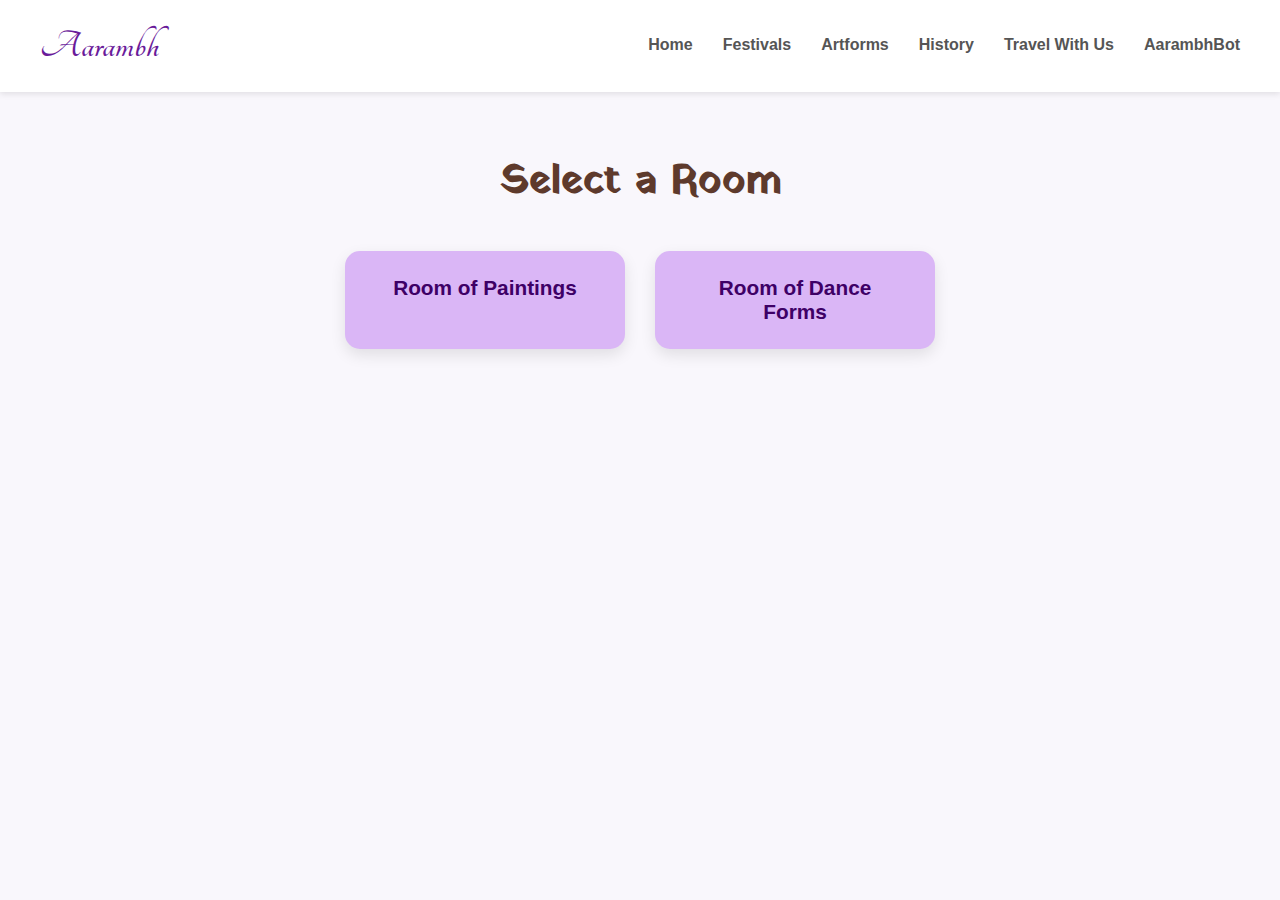
<file: artforms.html>
<!DOCTYPE html>
<html lang="en">
<head>
  <meta charset="UTF-8" />
  <meta name="viewport" content="width=device-width, initial-scale=1.0" />
  <title>Virtual Art Gallery</title>
  <link rel="stylesheet" href="artforms.css" />
  <link rel="stylesheet" href="style.css" />
  <link href="https://fonts.googleapis.com/css2?family=Tangerine:wght@700&display=swap" rel="stylesheet">
  <link href="https://fonts.googleapis.com/css2?family=Yatra+One&display=swap" rel="stylesheet">

</head>
<body>
  <!-- Navbar -->
  <div class="hero-header">
    <div class="logo">Aarambh</div>
    <ul class="nav-links">
      <li><a href="index.html">Home</a></li>
      <li><a href="festivals.html">Festivals</a></li>
      <li><a href="artforms.html" >Artforms</a></li>
       <li><a href="narrationroom.html">History</a></li>
      <li><a href="travel.html">Travel With Us</a></li>
      <li><a href="chatbot.html">AarambhBot</a></li>
    </ul>
  </div>

  <!-- Room selection -->
  <section class="room-selection">
    <h2>Select a Room</h2>
    <div class="room-cards">
      <div class="room-card" onclick="location.href='paintings.html'">
        <h3>Room of Paintings</h3>
      </div>
      <div class="room-card" onclick="location.href='danceforms.html'">
        <h3>Room of Dance Forms</h3>
      </div>
      
    </div>
  </section>
</body>
</html>
</file>
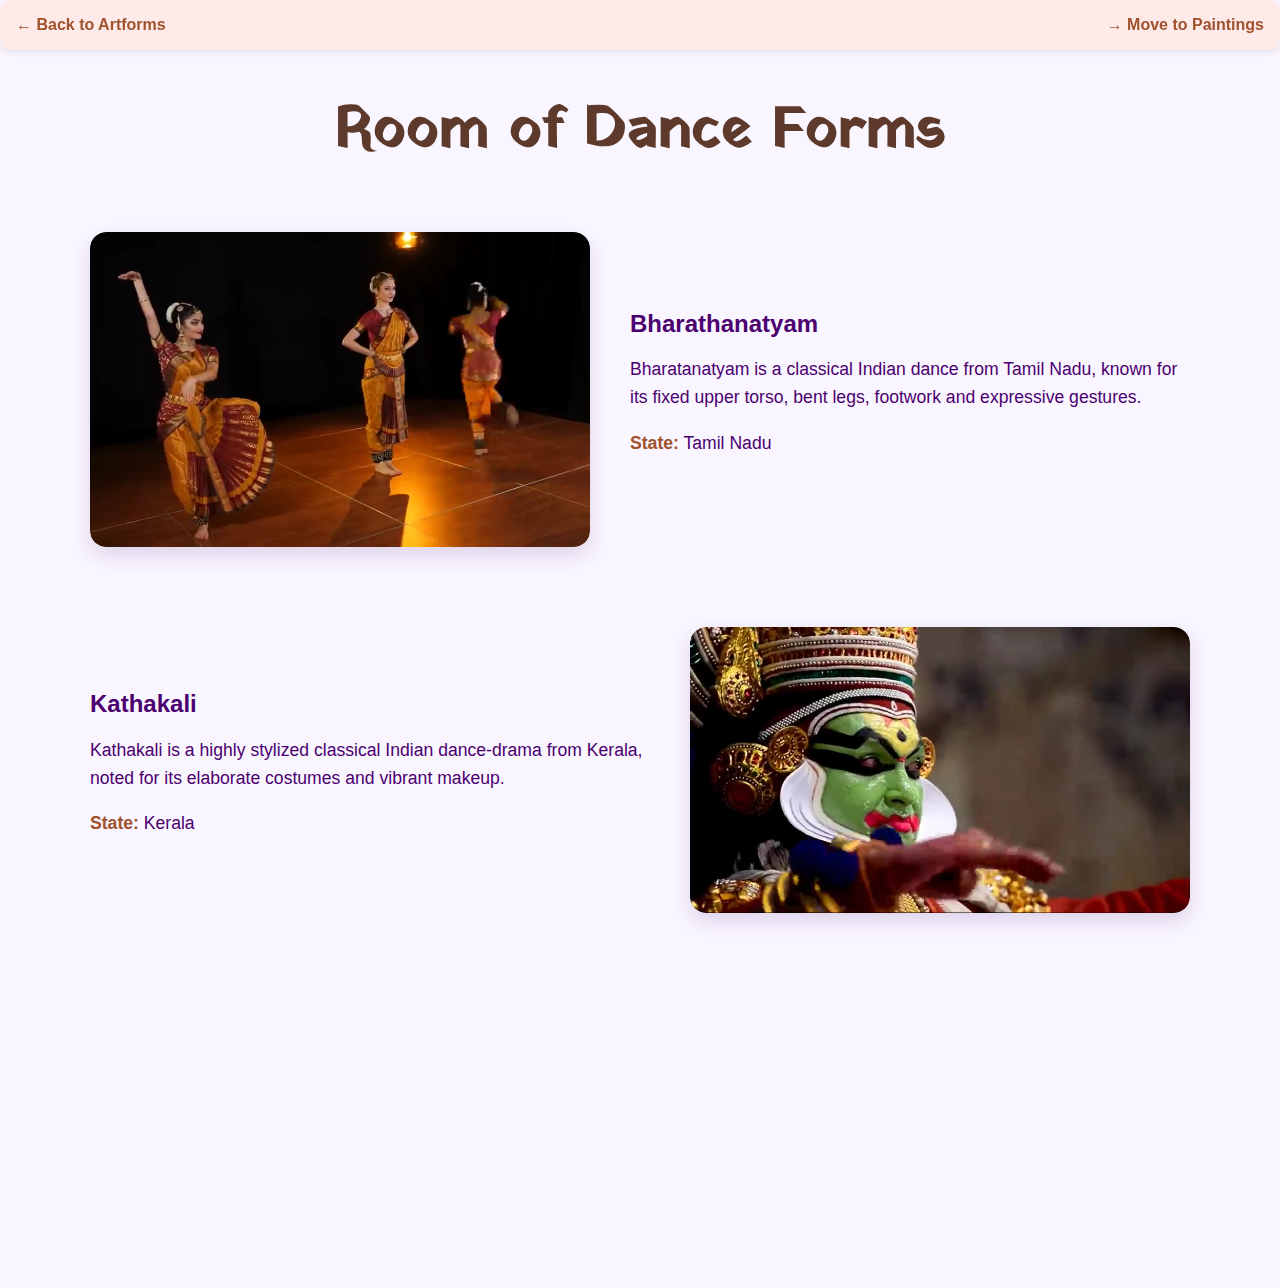
<file: danceforms.html>
<!DOCTYPE html>
<html lang="en">
<head>
  <meta charset="UTF-8" />
  <meta name="viewport" content="width=device-width, initial-scale=1.0"/>
  <title>Room of Dance Forms</title>
  <link href="https://fonts.googleapis.com/css2?family=Yatra+One&display=swap" rel="stylesheet"/>
  <link rel="stylesheet" href="danceforms.css"/>
</head>
<body>

  <div class="back-link">
    <a href="artforms.html">← Back to Artforms</a>
    <a href="paintings.html">→ Move to Paintings</a>
  </div>

  <h1 class="page-heading">Room of Dance Forms</h1>

  <div class="section-container">

    <!-- Section 1 -->
    <section class="dance-section" data-order="even">
      <div class="video-container from-left">
        <video src="assets/videos/bharathantyam.mp4" autoplay muted loop playsinline></video>
      </div>
      <div class="text-container from-right">
        <a href="dance-details/bharathanatyam.html" class="title-link">Bharathanatyam</a>
        <p>Bharatanatyam is a classical Indian dance from Tamil Nadu, known for its fixed upper torso, bent legs, footwork and expressive gestures.</p>
        <p><strong>State:</strong> Tamil Nadu</p>
      </div>
    </section>

    <!-- Section 2 -->
    <section class="dance-section" data-order="odd">
      <div class="video-container from-right">
        <video src="assets/videos/kathakali.mp4" autoplay muted loop playsinline></video>
      </div>
      <div class="text-container from-left">
        <a href="dance-details/kathakali.html" class="title-link">Kathakali</a>
        <p>Kathakali is a highly stylized classical Indian dance-drama from Kerala, noted for its elaborate costumes and vibrant makeup.</p>
        <p><strong>State:</strong> Kerala</p>
      </div>
    </section>

    <!-- Section 3 -->
    <section class="dance-section" data-order="even">
      <div class="video-container from-left">
        <video src="assets/videos/mohiniyattam.mp4" autoplay muted loop playsinline></video>
      </div>
      <div class="text-container from-right">
        <a href="dance-details/mohiniyattam.html" class="title-link">Mohiniyattam</a>
        <p>Mohiniyattam is a graceful classical dance form from Kerala traditionally performed by women with soft and delicate movements.</p>
        <p><strong>State:</strong> Kerala</p>
      </div>
    </section>

  </div>

  <script src="assets/danceforms.js"></script>
</body>
</html>
</file>
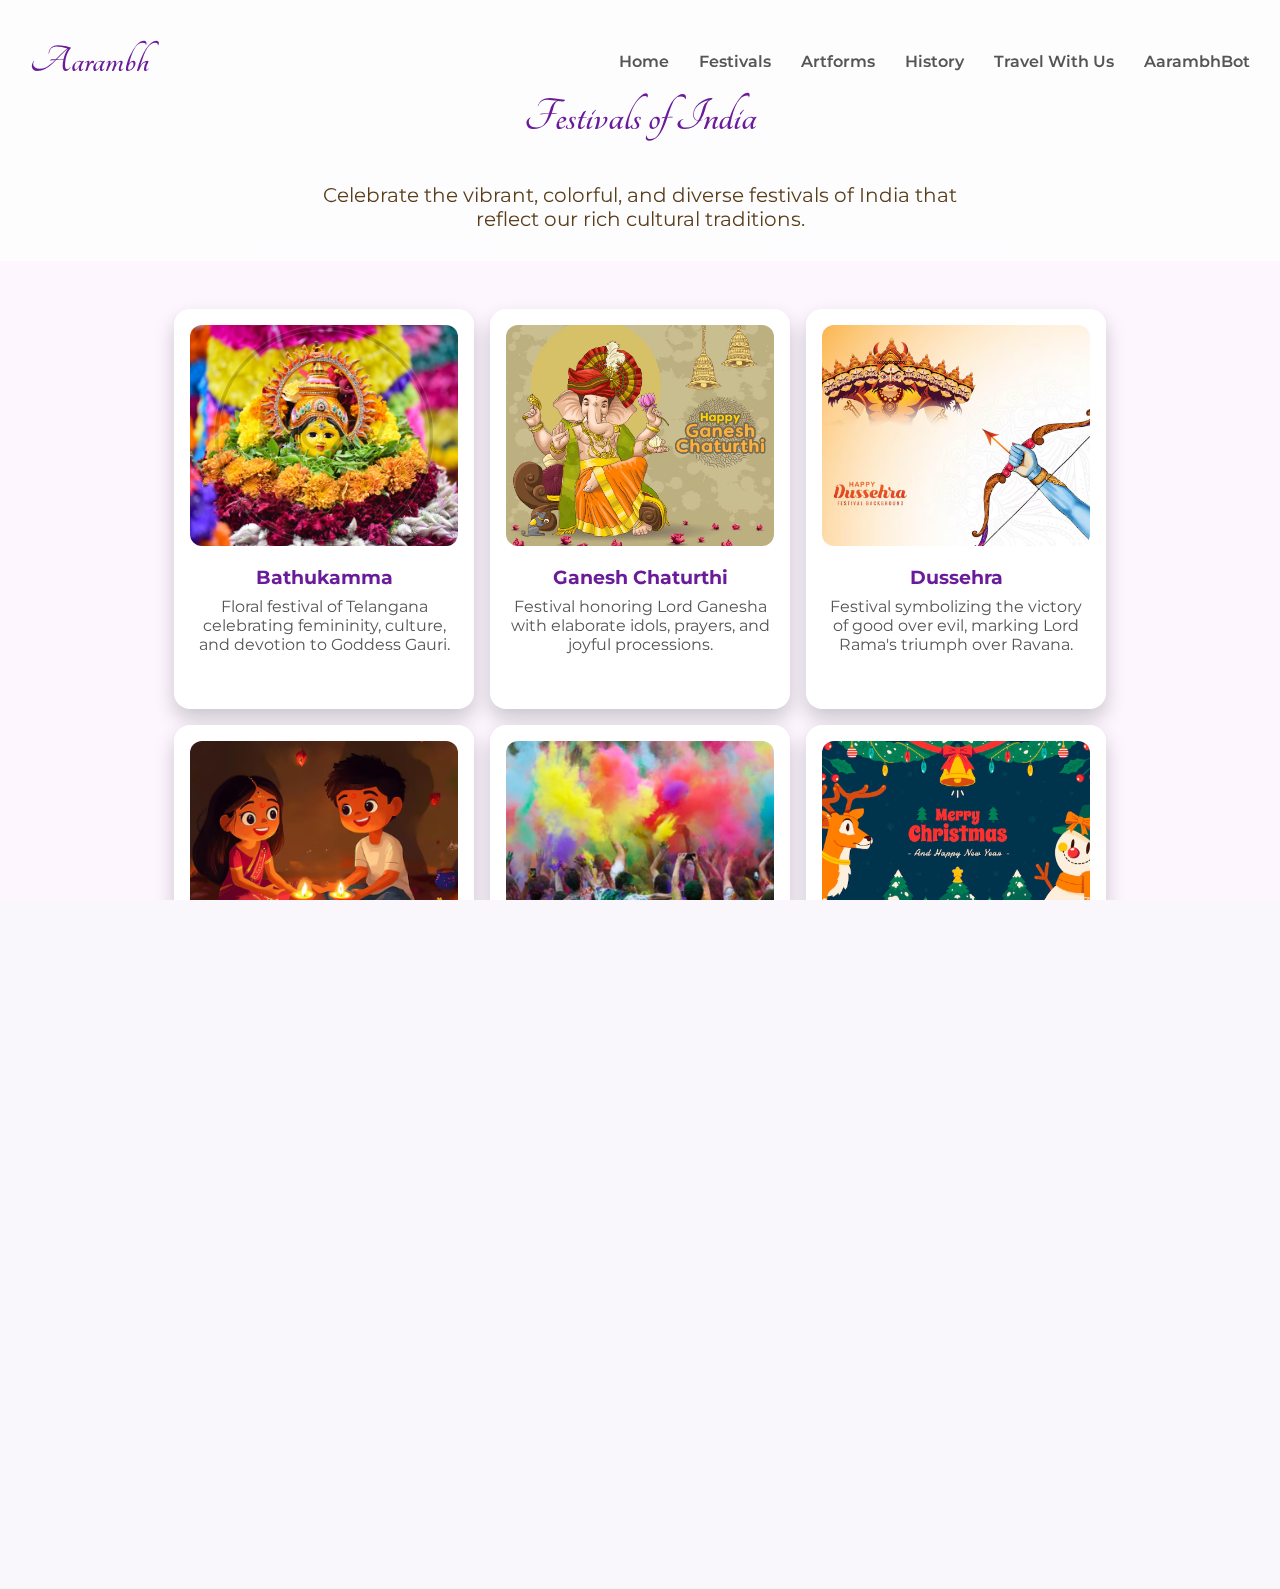
<file: festivals.html>
<!DOCTYPE html>
<html lang="en">
<head>
  <meta charset="UTF-8">
  <meta name="viewport" content="width=device-width, initial-scale=1.0">
  <title>Festivals | Aarambh</title>
  <link rel="stylesheet" href="style.css">
  <link href="https://fonts.googleapis.com/css2?family=Montserrat&family=Tangerine&display=swap" rel="stylesheet">
  <style>
    .card-container {
  display: flex;
  flex-wrap: wrap;
  gap: 1rem;
  justify-content: center;
}

  </style>
</head>
<body>

 
  <section class="festivals-hero">
   
    <div class="hero-header">
      <div class="logo">Aarambh</div>
      <ul class="nav-links">
        <li><a href="index.html">Home</a></li>
        <li><a href="festivals.html" class="active">Festivals</a></li>
        <li><a href="artforms.html">Artforms</a></li>
         <li><a href="narrationroom.html">History</a></li>
        <li><a href="travel.html">Travel With Us</a></li>
        <li><a href="chatbot.html">AarambhBot</a></li>
      </ul>
    </div>

    
    <div class="">
      <h1>Festivals of India</h1>
      <p>Celebrate the vibrant, colorful, and diverse festivals of India that reflect our rich cultural traditions.</p>
    </div>
  </section>

  <section class="festival-gallery">
    <div class="card-container">
  <div class="card">
   
    <div class="side front">
      <img src="assets/images/bathukammacard.jpg" alt="Baisakhi">
      <h3>Bathukamma</h3>
      <p>Floral festival of Telangana celebrating femininity, culture, and devotion to Goddess Gauri.</p>
    </div>

    <!-- Back -->
    <div class="side back">
      <h3>Bathukamma</h3>
      <p>🗓️ October 3–11, 2025</p>
      <a href="festival-pages/bathukamma.html" class="knowMoreBtn">Know More</a>
    </div>
  </div>

  <div class="card">
  <!-- Front -->
  <div class="side front">
    <img src="assets/images/Ganeshchaturthi.png" alt="Ganesh Chaturthi">
    <h3>Ganesh Chaturthi</h3>
    <p>Festival honoring Lord Ganesha with elaborate idols, prayers, and joyful processions.</p>
  </div>

  <!-- Back -->
  <div class="side back">
    <h3>Ganesh Chaturthi</h3>
    <p>🗓️ August 29, 2025</p>
    <a href="festival-pages/ganeshchaturthi.html" class="knowMoreBtn">Know More</a>
  </div>
</div>

<div class="card">
  <!-- Front -->
  <div class="side front">
    <img src="assets/images/Dussehra (Vijayadashami).png" alt="Dussehra">
    <h3>Dussehra</h3>
    <p>Festival symbolizing the victory of good over evil, marking Lord Rama's triumph over Ravana.</p>
  </div>

  <!-- Back -->
  <div class="side back">
    <h3>Dussehra</h3>
    <p>🗓️ October 2, 2025</p>
    <a href="festival-pages/dusshera.html" class="knowMoreBtn">Know More</a>
  </div>
</div>

<div class="card">
  <!-- Front -->
  <div class="side front">
    <img src="assets/images/diwali.png" alt="Diwali">
    <h3>Diwali</h3>
    <p>Festival of lights celebrating the return of Lord Rama and the victory of good over evil.</p>
  </div>

  <!-- Back -->
  <div class="side back">
    <h3>Diwali</h3>
    <p>🗓️ October 20, 2025</p>
    <a href="festival-pages/diwali.html" class="knowMoreBtn">Know More</a>
  </div>
</div>

<div class="card">
  <!-- Front -->
  <div class="side front">
    <img src="assets/images/holi.png" alt="Holi">
    <h3>Holi</h3>
    <p>The vibrant festival of colors that celebrates love, unity, and the triumph of good over evil.</p>
  </div>

  <!-- Back -->
  <div class="side back">
    <h3>Holi</h3>
    <p>🗓️ March 14, 2025</p>
    <a href="festival-pages/holi.html" class="knowMoreBtn">Know More</a>
  </div>
</div>

<div class="card">
  <!-- Front -->
  <div class="side front">
    <img src="assets/images/christmas.png" alt="Christmas">
    <h3>Christmas</h3>
    <p>Christian festival celebrating the birth of Jesus Christ, marked by joy, lights, and family gatherings worldwide.</p>
  </div>

  <!-- Back -->
  <div class="side back">
    <h3>Christmas</h3>
    <p>🗓️ December 25, 2025</p>
    <a href="festival-pages/christmas.html" class="knowMoreBtn">Know More</a>
  </div>
</div>

<div class="card">
  <!-- Front -->
  <div class="side front">
    <img src="assets/images/bakrid.png" alt="Eid al-Adha (Bakrid)">
    <h3>Eid al-Adha (Bakrid)</h3>
    <p>Important Islamic festival honoring the willingness of Ibrahim to sacrifice his son, celebrated with prayers, feasts, and charity.</p>
  </div>

  <!-- Back -->
  <div class="side back">
    <h3>Eid al-Adha (Bakrid)</h3>
    <p>🗓️ June 28, 2025</p>
    <a href="festival-pages/bakrid.html" class="knowMoreBtn">Know More</a>
  </div>
</div>


<div class="card">
  <!-- Front -->
  <div class="side front">
    <img src="assets/images/krishna.png" alt="Janmashtami">
    <h3>Janmashtami</h3>
    <p>Hindu festival celebrating the birth of Lord Krishna with devotional songs, dances, and fasting.</p>
  </div>

  <!-- Back -->
  <div class="side back">
    <h3>Janmashtami</h3>
    <p>🗓️ August 6, 2025</p>
    <a href="festival-pages/janmashtami.html" class="knowMoreBtn">Know More</a>
  </div>
</div>

</div>

  

  </section>

<script>
// Flip card on click
document.querySelectorAll('.card').forEach(card => {
  card.addEventListener('click', (e) => {
    // Prevent flip if Know More link is clicked
    if (!e.target.closest('a.knowMoreBtn')) {
      card.classList.toggle('flipped');
    }
  });
});
</script>




</body>
</html>
</file>
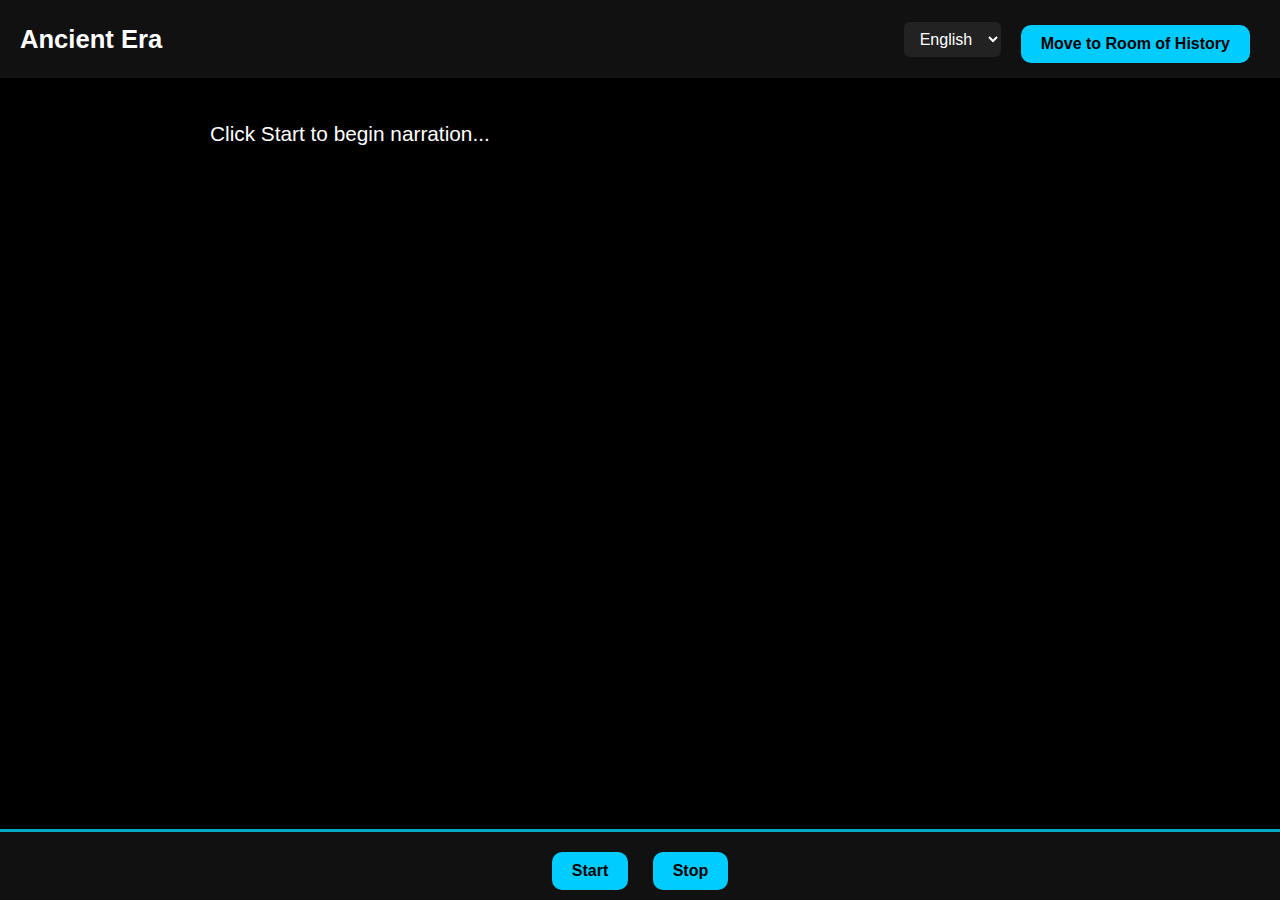
<file: narration.html>
<!DOCTYPE html>
<html lang="en">
<head>
  <meta charset="UTF-8" />
  <meta name="viewport" content="width=device-width, initial-scale=1" />
  <link rel="stylesheet" href="style.css">
  <title>Aarambh - Narration</title>
  <style>
  body {
  margin: 0;
  padding: 0;
  background: #000;
  color: white;
  font-family: 'Segoe UI', Tahoma, Geneva, Verdana, sans-serif;
  display: flex;
  flex-direction: column;
  height: 100vh;
  overflow-x: hidden;
}

header {
  background: #111;
  padding: 15px 20px;
  display: flex;
  justify-content: space-between;
  align-items: center;
  flex-wrap: wrap;
  gap: 10px;
}

#era-name {
  font-size: 1.6rem;
  font-weight: 700;
}

#lang-select {
  background: #222;
  color: white;
  border: none;
  font-size: 1rem;
  padding: 8px 12px;
  border-radius: 6px;
  cursor: pointer;
}

main {
  flex-grow: 1;
  padding: 20px;
  background-size: cover;
  background-position: center;
  position: relative;
}

#text-display {
  background: rgba(0, 0, 0, 0.6);
  padding: 20px;
  border-radius: 12px;
  font-size: 1.3rem;
  line-height: 1.5;
  max-width: 900px;
  margin: auto;
  min-height: 150px;
}

footer {
  background: #111;
  padding: 10px 20px;
  text-align: center;
  flex-wrap: wrap;
}

button {
  background: #00ccff;
  border: none;
  color: black;
  font-weight: 700;
  padding: 10px 20px;
  margin: 10px 10px 0;
  border-radius: 10px;
  cursor: pointer;
  font-size: 1rem;
  transition: background 0.3s ease;
}

button:hover {
  background: #00a3cc;
}

#floating-images {
  position: absolute;
  width: 100%;
  height: 100%;
  overflow: hidden;
  z-index: 0;
}

.floating-img {
  position: absolute;
  width: 180px;
  border-radius: 5px;
  opacity: 0;
  animation: floatFade 8s ease-in-out forwards;
  pointer-events: none;
}

@keyframes floatFade {
  0% {
    opacity: 0;
    transform: scale(0.9) translateY(30px);
  }
  20% {
    opacity: 1;
    transform: scale(1) translateY(0);
  }
  80% {
    opacity: 1;
    transform: scale(1.05) translateY(-30px);
  }
  100% {
    opacity: 0;
    transform: scale(1) translateY(-60px);
  }
}


@media (max-width: 560px) {
  header {
    flex-direction: column;
    align-items: center;
    padding: 10px;
  }

  #era-name {
    font-size: 1.3rem;
    text-align: center;
  }

  #lang-select {
    font-size: 0.9rem;
    width: 90%;
    max-width: 200px;
  }

  #text-display {
    font-size: 1.1rem;
    padding: 15px;
    min-height: 100px;
  }

  button {
    width: 90%;
    max-width: 250px;
    font-size: 1rem;
    padding: 10px;
    margin: 8px auto;
    display: block;
  }
}


@media (max-width: 320px) {
  #era-name {
    font-size: 1.1rem;
  }

  #text-display {
    font-size: 1rem;
    padding: 10px;
  }

  #lang-select {
    font-size: 0.8rem;
    padding: 6px 10px;
  }

  button {
    font-size: 0.9rem;
    padding: 8px;
  }

  .floating-img {
    width: 140px;
  }
}

  </style>
</head>
<body>

  <header>
    <div id="era-name">Era Name</div>
    <div style="display: flex; align-items: center; gap: 10px;">
      <select id="lang-select">
        <option value="en">English</option>
        <option value="hi">Hindi</option>
        <option value="te">Telugu</option>
      </select>
      <a href="narrationroom.html">
        <button id="move-room-btn" type="button">Move to Room of History</button>
      </a>
    </div>
  </header>

  <main id="main-area">
    <div id="floating-images"></div>
    <div id="text-display">Click Start to begin narration...</div>
  </main>

  <footer>
    <button id="start-btn">Start</button>
    <button id="stop-btn" disabled>Stop</button>
  </footer>

  <audio id="audio-player" preload="auto"></audio>

  <script>
    const eras = {
  ancient: {
    name: "Ancient Era",
    text: {
      en: "I am Bharat… born of sacred rivers, nurtured by sages, and shaped by seekers. In my womb blossomed the Vedas, echoing through my forests and mountains. I was the Golden Bird — Sone Ki Chidiya — rich not just in gold,  but in soul. My people lived with wisdom, balance, and devotion to the cosmos. Knowledge flowed through me like the Ganga, pure and eternal. Civilizations like the Indus Valley called me home, and kings ruled with dharma. Oh, how glorious were my temples, my chants, my unity with nature. That was my dawn — a time when my soul and soil danced in divine rhythm.",
      hi: "मैं भारत हूँ… पवित्र नदियों की जननी, ऋषियों द्वारा पोषित, साधकों द्वारा गढ़ी गई हूँ। मेरी कोख में वेदों ने अंकुरित होकर जन्म लिया — वे मेरे वनों और पर्वतों में गूंज उठे। मैं थी एक स्वर्ण पक्षी — सोने की चिड़िया — केवल सोने से नहीं, अपितु आत्मा से भी समृद्ध थी। मेरे लोग ज्ञान से जीवन जीते थे, संतुलन में रहते थे, और ब्रह्मांड के प्रति श्रद्धा से भरपूर थे। ज्ञान मेरे भीतर गंगा की धाराओं की तरह बहता था — पवित्र, शाश्वत। सिंधु घाटी जैसी प्राचीन सभ्यताएँ मुझे ही अपना घर मानती थीं। राजा धर्म के अनुसार शासन करते थे। मेरे मंदिर कितने भव्य थे! मेरे मंत्र, मेरी प्रकृति से एकता कितनी अद्भुत थी! वह था मेरा प्रभात — एक युग… जब मेरी आत्मा और मेरी मिट्टी आध्यात्मिक लय में एक होकर नृत्य करती थीं।",
      te: "నేను భారత్… పవిత్ర నదుల పుట్టినిల్లు, ఋషుల చేత పోషించబడినదానిని, సాధకుల చేత మలచబడినదానిని. నా గర్భంలో వేదాలు వికసించాయి — అవి నా అడవుల్లో, నా కొండల్లో మోగిపోయాయి. నేను ఒకప్పుడు బంగారు పక్షి — సువర్ణ పక్షి — బంగారంతో మాత్రమే కాదు, నా ఆత్మతోనూ సంపన్నురాలిని. నా ప్రజలు జ్ఞానంతో జీవించేవారు, సమతుల్యతతో జీవించేవారు, విశ్వంపై భక్తితో జీవించేవారు. జ్ఞానం గంగానదిలా నాలో ప్రవహించేది — పవిత్రంగా, శాశ్వతంగా. ఇందస్ లోయ వంటి నాగరికతలు నన్నే తమ నివాసంగా చేసుకున్నాయి. రాజులు ధర్మంతో పాలించేవారు. నా దేవాలయాలు ఎంత మహిమగలవి! నా మంత్రోచ్చారణలు, ప్రకృతితో నా ఏకత్వం ఎంత అద్భుతం! అది నా ఉదయం — ఒక కాలం… ఆ సమయంలో నా ఆత్మ మరియు మట్టి ఆధ్యాత్మిక రీతిలో కలిసిపోయి నృత్యం చేశాయి."
    },
    audio: {
      en: "assets/audios/ancient.mp3",
      hi: "assets/audios/ancient-hi.mp3",
      te: "assets/audios/ancient-te.mp3"
    },
    bg: "black",
    images: [
      "assets/images/float1.png",
      "assets/images/float2.png",
      "assets/images/float3.png"
    ]

  },

  medieval: {
    name: "Medieval Era",
    text: {
      en: "I am the Medieval Bharat… where devotion shaped kingdoms and art reached divine heights. Mighty empires rose—like the Cholas, Mughals, and Vijayanagara—building temples, forts, and mosques that kissed the skies. It was an age of Bhakti and Sufi movements, echoing with poetry and song. Though battles raged, so did the flame of culture, weaving tales of valour and surrender. From the Qutub Minar to the Meenakshi Temple, my lands became a canvas of faith and architecture.",
      hi: "मैं हूँ मध्यकालीन भारत… जहां भक्ति ने राजवंशों को आकार दिया और कला ने दिव्यता को छू लिया। चोल, मुग़ल और विजयनगर जैसे साम्राज्य उभरे — जिन्होंने मंदिरों, किलों और मस्जिदों का निर्माण किया जो आकाश को छूते थे। यह भक्ति और सूफी आंदोलन का युग था, जहां कविता और संगीत की गूंज थी। युद्ध होते रहे, पर संस्कृति की लौ भी जलती रही — वीरता और समर्पण की कहानियाँ बुनी जाती रहीं। कुतुब मीनार से लेकर मीनाक्षी मंदिर तक, मेरी धरती आस्था और वास्तुकला का एक कैनवास बन गई।",
      te: "నేను మధ్యయుగ భారత్… భక్తి రాజ్యాలను ఆకారం ఇచ్చిన, కళను దైవిక శిఖరాలకు తీసుకెళ్లిన కాలం. చోలులు, విజయనగర, మొఘలుల వంటి సామ్రాజ్యాలు గొప్ప ఆలయాలు, కోటలు మరియు మసీదులు నిర్మించాయి. ఇది భక్తి మరియు సూఫీ ఉద్యమాల కాలం, పాటలు, కవితలు ప్రతి మూల నిండినయుగం. యుద్ధాలు జరిగినా, సంస్కృతిక దీపం వెలిగింది — వీరత మరియు శరణాగత గాథలను నెమరేసింది. కుతుబ్ మినార్ నుండి మీనాక్షి ఆలయం వరకూ, నా నేల నమ్మకం మరియు శిల్పకళలతో కళాకాన్వాస్ అయింది."
    },
    audio: {
      en: "assets/audios/medieval.mp3",
      hi: "assets/audios/medieval-hi.mp3",
      te: "assets/audios/medieval-te.mp3"
    },
    bg: "black"
  },
 future: {
    name: "Future Era",
    text: {
      en: "And now… I look ahead with eyes full of stars.My youth carry laptops and scriptures, dreams and duty.My villages light up, my daughters fly to the moon, and my farmers feed the world.I dream of a tomorrow where no child sleeps hungry, no mind is silenced by hate.A future where progress walks hand in hand with tradition.I am not just a country…I am an emotion, a legacy, a promise.I am Bharat — the soul of a billion hearts.And my story… continues.",
      hi: "और अब… मैं भविष्य की ओर देखता हूँ, आँखों में सितारे लिए।मेरे युवा कंप्यूटर और शास्त्र दोनों लिए चलते हैं — सपने और ज़िम्मेदारी साथ।मेरे गाँव रौशन हो रहे हैं, मेरी बेटियाँ चाँद पर उड़ान भर रही हैं, और मेरे किसान दुनिया को अन्न दे रहे हैं।मैं एक ऐसे कल का सपना देखता हूँ — जहाँ कोई बच्चा भूखा न सोए, कोई मन नफरत से ना डरे।एक ऐसा भविष्य जहाँ प्रगति और परंपरा साथ-साथ चलें।मैं सिर्फ एक देश नहीं हूँ…मैं एक भावना हूँ, एक विरासत, एक वादा।मैं भारत हूँ — एक अरब दिलों की आत्मा।और मेरी कहानी… चलती रहेगी।",
      te: "నేనెదురుగా చూస్తున్నాను, నా కన్నుల్లో నక్షత్రాలతో.నా యువతులు ల్యాప్టాప్‌లు, గ్రంథాలు — కలలతో పాటు బాధ్యతను మోస్తున్నారు.నా గ్రామాలు వెలుగుతో నిండుతున్నాయి, నా కుమార్తెలు చంద్రుడి వైపు ఎగురుతున్నారు, నా రైతులు ప్రపంచానికి అన్నం అందిస్తున్నారు.ఒక కలల భవిష్యత్తును ఊహిస్తున్నాను — ఎవరూ ఆకలితో నిద్రపోకుండా, ఎవరూ ద్వేషంతో మౌనంగా ఉండకుండా.అక్కడ అభివృద్ధి సంప్రదాయాలను పక్కన బెట్టి నడుస్తుంది.నేను కేవలం ఒక దేశం కాదు…నేను ఒక భావన, ఒక వారసత్వం, ఒక హామీ.నేను భారతం — కోటి హృదయాల ఆత్మ.నా కథ… ఇంకా సాగుతుంది."
    },
    audio: {
      en: "assets/audios/future.mp3",
      hi: "assets/audios/future-hi.mp3",
      te: "assets/audios/future-te.mp3"
    },
    bg: "black",
    images: [
      "assets/images/float4.png",
      "assets/images/float5.png",
      "assets/images/float6.png"
    ]

 }
  
};

     function getQueryParam(param) {
    return new URLSearchParams(window.location.search).get(param);
  }

  const eraKey = getQueryParam('era') || 'ancient';
  const eraData = eras[eraKey];

  const eraNameEl = document.getElementById('era-name');
  const textDisplay = document.getElementById('text-display');
  const langSelect = document.getElementById('lang-select');
  const startBtn = document.getElementById('start-btn');
  const stopBtn = document.getElementById('stop-btn');
  const audioPlayer = document.getElementById('audio-player');
  const mainArea = document.getElementById('main-area');
  const floatingArea = document.getElementById('floating-images');

  if (!eraData) {
    eraNameEl.textContent = "Era not found";
    textDisplay.textContent = "Please go back and select a valid era.";
    startBtn.disabled = true;
    langSelect.disabled = true;
  } else {
    eraNameEl.textContent = eraData.name;
    if (eraData.bg === "black") {
      mainArea.style.background = "#000";
    } else {
      mainArea.style.backgroundImage = `url('${eraData.bg}')`;
    }
  }

  let isPlaying = false;
  const imgList = eraData.images || [];
// Add as many as you want

  let floatingTimeouts = [];

  function spawnFloatingImage(src) {
    const img = document.createElement("img");
    img.src = src;
    img.className = "floating-img";
    img.style.top = `${Math.random() * 70 + 10}%`;
    img.style.left = `${Math.random() * 80 + 10}%`;
    floatingArea.appendChild(img);

    setTimeout(() => img.remove(), 8000);
  }

  function spawnImagesSequentiallyOnce() {
    floatingArea.innerHTML = "";
    floatingTimeouts.forEach(clearTimeout);
    floatingTimeouts = [];

    imgList.forEach((src, index) => {
      const timeoutId = setTimeout(() => {
        spawnFloatingImage(src);
      }, index * 3000); // Delay each image by 3 seconds
      floatingTimeouts.push(timeoutId);
    });
  }

  function stopFloatingImages() {
    floatingTimeouts.forEach(clearTimeout);
    floatingTimeouts = [];
    floatingArea.querySelectorAll('img.floating-img').forEach(img => img.remove());
  }

  function startNarration() {
    const lang = langSelect.value;
    textDisplay.textContent = "";
    audioPlayer.src = eraData.audio[lang];
    audioPlayer.play();

    isPlaying = true;
    spawnImagesSequentiallyOnce();

    audioPlayer.onplay = () => {
      textDisplay.textContent = eraData.text[lang];
    };

    audioPlayer.onended = stopNarration;

    startBtn.disabled = true;
    stopBtn.disabled = false;
    langSelect.disabled = true;
  }

  function stopNarration() {
    isPlaying = false;
    audioPlayer.pause();
    audioPlayer.currentTime = 0;

    stopFloatingImages();

    textDisplay.textContent = "Narration stopped.";
    startBtn.disabled = false;
    stopBtn.disabled = true;
    langSelect.disabled = false;
  }

  startBtn.addEventListener('click', startNarration);
  stopBtn.addEventListener('click', stopNarration);
  </script>
</body>
</html>
</file>
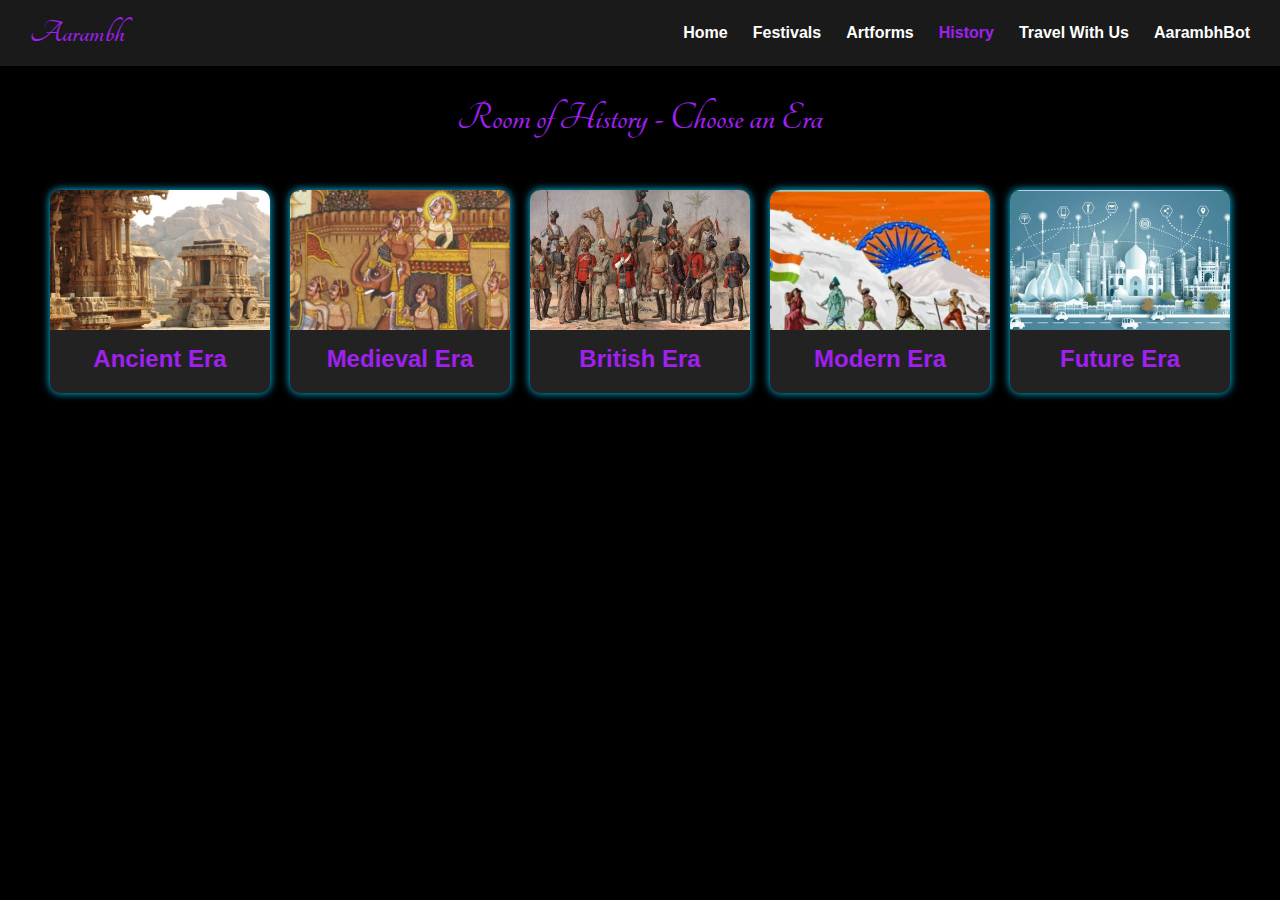
<file: narrationroom.html>
<!DOCTYPE html>
<html lang="en">
<head>
<meta charset="UTF-8" />
<meta name="viewport" content="width=device-width, initial-scale=1.0">
<link href="https://fonts.googleapis.com/css2?family=Montserrat&family=Tangerine&display=swap" rel="stylesheet">
<title>Aarambh - Room of History</title>
<style>
  * {
  box-sizing: border-box;
}

body {
  font-family: 'Segoe UI', Tahoma, Geneva, Verdana, sans-serif;
  background: #000; /* black background */
  margin: 0;
  padding: 0;
  background-color: #000 !important;
  overflow-x: hidden;
}

.hero-header {
  display: flex;
  justify-content: space-between;
  align-items: center;
  padding: 15px 30px;
  background-color: #1a1a1a;
  flex-wrap: wrap;
}

.logo {
  font-size: 2rem;
  font-family: 'Tangerine', cursive;
  color: #a020f0;
  font-weight: bold;
}

.nav-links {
  list-style: none;
  display: flex;
  gap: 25px;
  padding: 0;
  margin: 0;
  flex-wrap: wrap;
}

.nav-links li a {
  text-decoration: none;
  font-weight: 600;
  color: white;
}

.nav-links li a.active {
  color: #a020f0;
}

h1 {
  width: 100%;
  text-align: center;
  margin: 30px 0;
  font-weight: 700;
  font-size: 2.5rem;
  font-family: 'Tangerine', cursive;
  color: #a020f0;
}


.era-container {
  display: flex;
  flex-wrap: wrap;
  justify-content: center;
  gap: 20px;
  padding: 20px;
}

.era-box {
  background: #222;
  border-radius: 10px;
  width: 100%;
  max-width: 220px;
  cursor: pointer;
  box-shadow: 0 0 8px #00ccff;
  transition: transform 0.3s ease;
  overflow: hidden;
  text-align: center;
}

.era-box:hover {
  transform: scale(1.05);
  box-shadow: 0 0 15px #00ccff;
}

.era-box img {
  width: 100%;
  height: 140px;
  object-fit: cover;
  display: block;
}

.era-box h2 {
  margin: 15px 0 20px;
  font-weight: 600;
  color: #a020f0;
}


@media (max-width: 560px) {
  .hero-header {
    flex-direction: column;
    align-items: center;
    text-align: center;
  }

  .logo {
    font-size: 1.8rem;
  }

  .nav-links {
    flex-direction: column;
    gap: 10px;
    margin-top: 10px;
  }

  h1 {
    font-size: 2rem;
  }

  .era-box {
    width: 90%;
  }

  .era-box img {
    height: 120px;
  }
}


@media (max-width: 400px) {
  .logo {
    font-size: 1.5rem;
  }

  h1 {
    font-size: 1.6rem;
  }

  .era-box img {
    height: 100px;
  }

  .era-box h2 {
    font-size: 1rem;
  }
}

@media (max-width: 308px) {
  .hero-header {
    flex-direction: column;
    padding: 10px 15px;
    text-align: center;
  }

  .logo {
    font-size: 1.1rem;
  }

  .nav-links {
    flex-direction: column;
    align-items: center;
    gap: 6px;
  }

  h1 {
    font-size: 1.2rem;
    margin: 15px 10px;
  }

  .era-box {
    width: 100%;
    margin: 10px 0;
  }

  .era-box img {
    height: 80px;
  }

  .era-box h2 {
    font-size: 0.8rem;
  }

  
  button,
  select {
    width: 90%;
    font-size: 0.85rem;
    padding: 8px 12px;
    margin: 6px auto;
    display: block;
  }

  #text-display {
    font-size: 0.85rem;
    padding: 10px;
  }
}

@media (max-width: 320px) {
  .hero-header {
    flex-direction: column;
    align-items: center;
    gap: 10px;
    padding: 10px;
  }

  .logo {
    font-size: 1.4rem;
    text-align: center;
  }

  #lang-select {
    width: 100%;
    max-width: 150px;
  }

  #era-name {
    font-size: 1.5rem;
    text-align: center;
  }

  #go-to-room-btn {
    width: 100%;
    max-width: 160px;
    font-size: 0.9rem;
    padding: 10px;
    margin: 5px auto;
    display: block;
    word-break: break-word;
    line-height: 1.2;
  }

  #text-display {
    padding: 10px;
    font-size: 0.9rem;
  }

  #start-btn,
  #stop-btn {
    width: 45%;
    font-size: 1rem;
    padding: 8px;
    margin: 10px 2.5%;
  }

  
  html, body {
    max-width: 100%;
    overflow-x: hidden;
  }
}

@media (max-width: 280px) {
  .logo {
    font-size: 1.2rem;
  }

  .nav-links {
    flex-direction: column;
    font-size: 0.8rem;
  }

  h1 {
    font-size: 1.2rem;
  }

  .era-box img {
    height: 80px;
  }

  .era-box h2 {
    font-size: 0.8rem;
  }
}

</style>
</head>
<body>
  <section class="festivals-hero">
    
    <div class="hero-header">
      <div class="logo">Aarambh</div>
      <ul class="nav-links">
        <li><a href="index.html">Home</a></li>
        <li><a href="festivals.html" >Festivals</a></li>
        <li><a href="artforms.html">Artforms</a></li>
         <li><a href="narrationroom.html" class="active">History</a></li>
        <li><a href="/aarambh_miniproject/travel.html">Travel With Us</a></li>
        <li><a href="chatbot.html">AarambhBot</a></li>
      </ul>
    </div>

    <h1>Room of History - Choose an Era</h1>

    
    <div class="era-container">
      <div class="era-box" onclick="openEra('ancient')">
        <img src="assets/images/ancient.png" alt="Ancient Era" />
        <h2>Ancient Era</h2>
      </div>

      <div class="era-box" onclick="openEra('medieval')">
        <img src="assets/images/medieval.png" alt="Medieval Era" />
        <h2>Medieval Era</h2>
      </div>

      <div class="era-box" onclick="openEra('british')">
        <img src="assets/images/british.png" alt="British Era" />
        <h2>British Era</h2>
      </div>

      <div class="era-box" onclick="openEra('modern')">
        <img src="assets/images/modern.png" alt="Modern Era" />
        <h2>Modern Era</h2>
      </div>

      <div class="era-box" onclick="openEra('future')">
        <img src="assets/images/future.png" alt="Future Era" />
        <h2>Future Era</h2>
      </div>
    </div>
  </section>

  <script>
    function openEra(eraKey) {
      window.location.href = `narration.html?era=${eraKey}`;
    }
  </script>
</body>
</html>
</file>
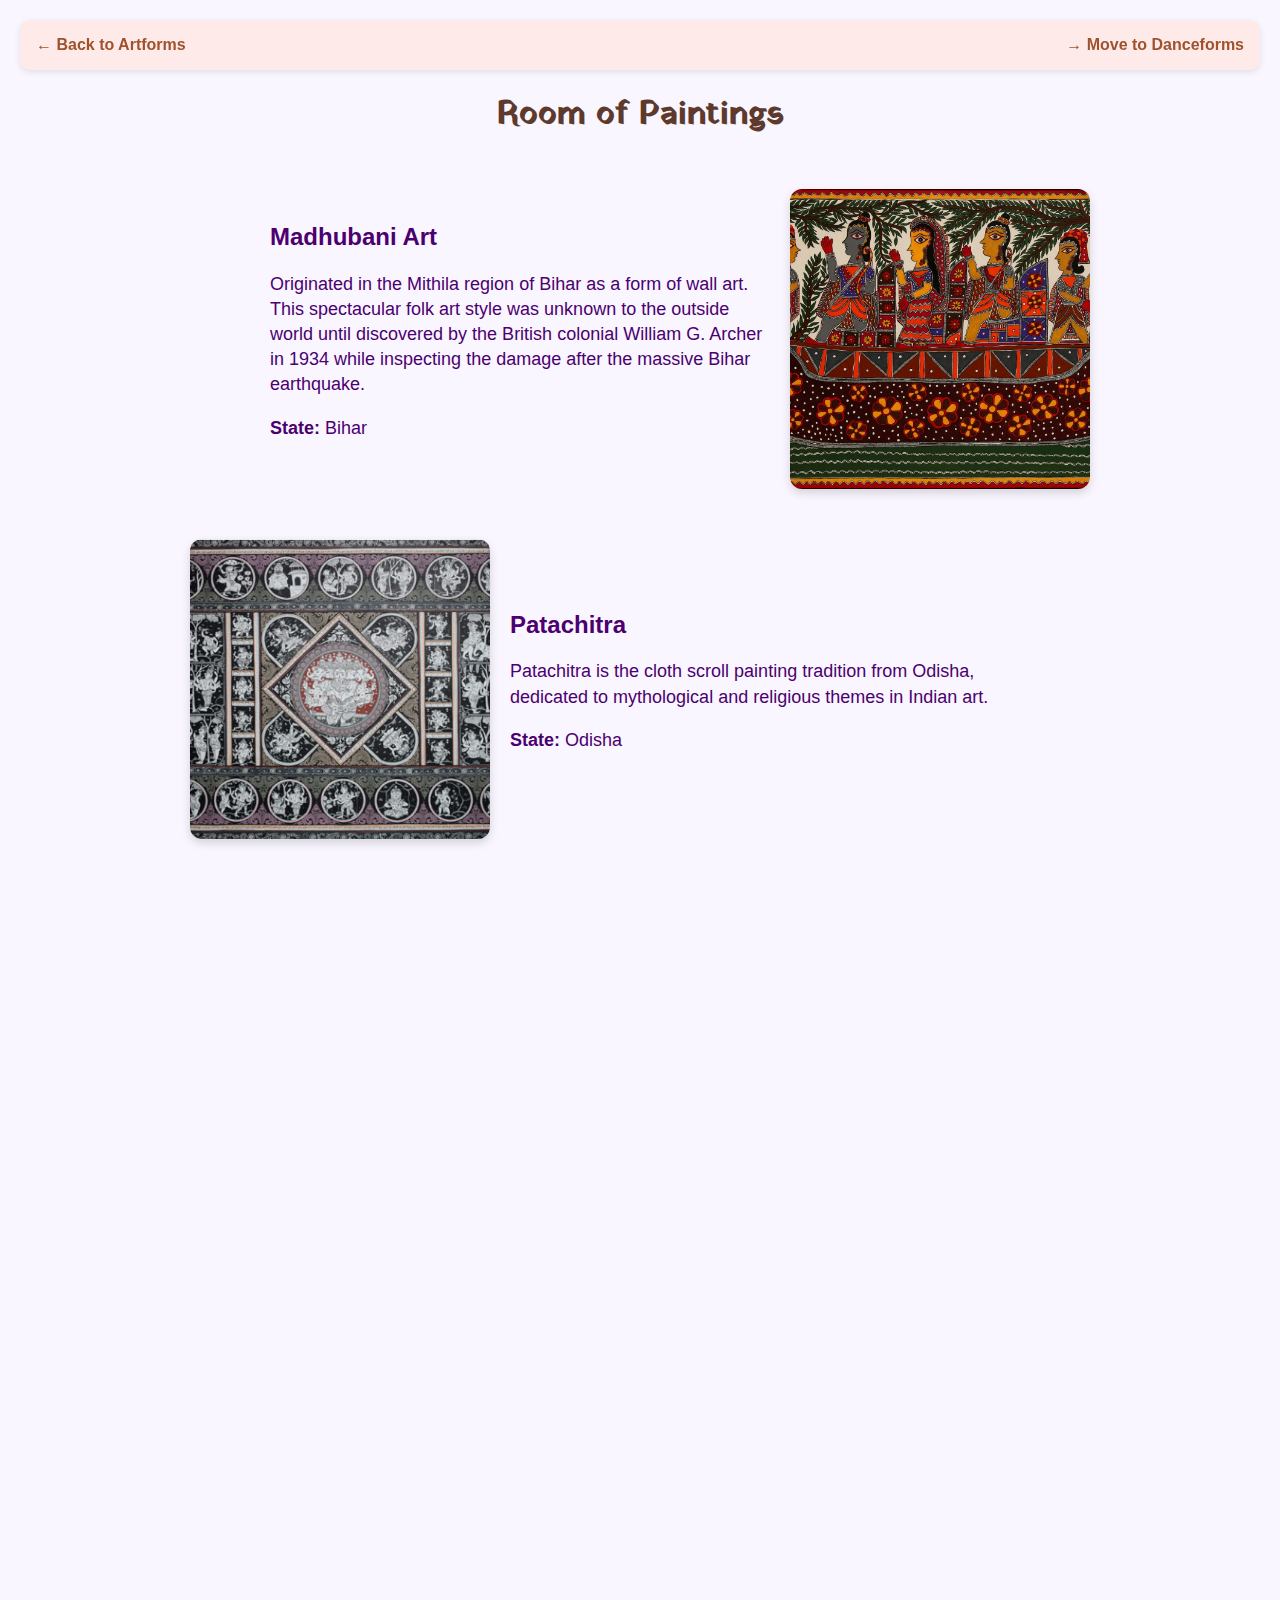
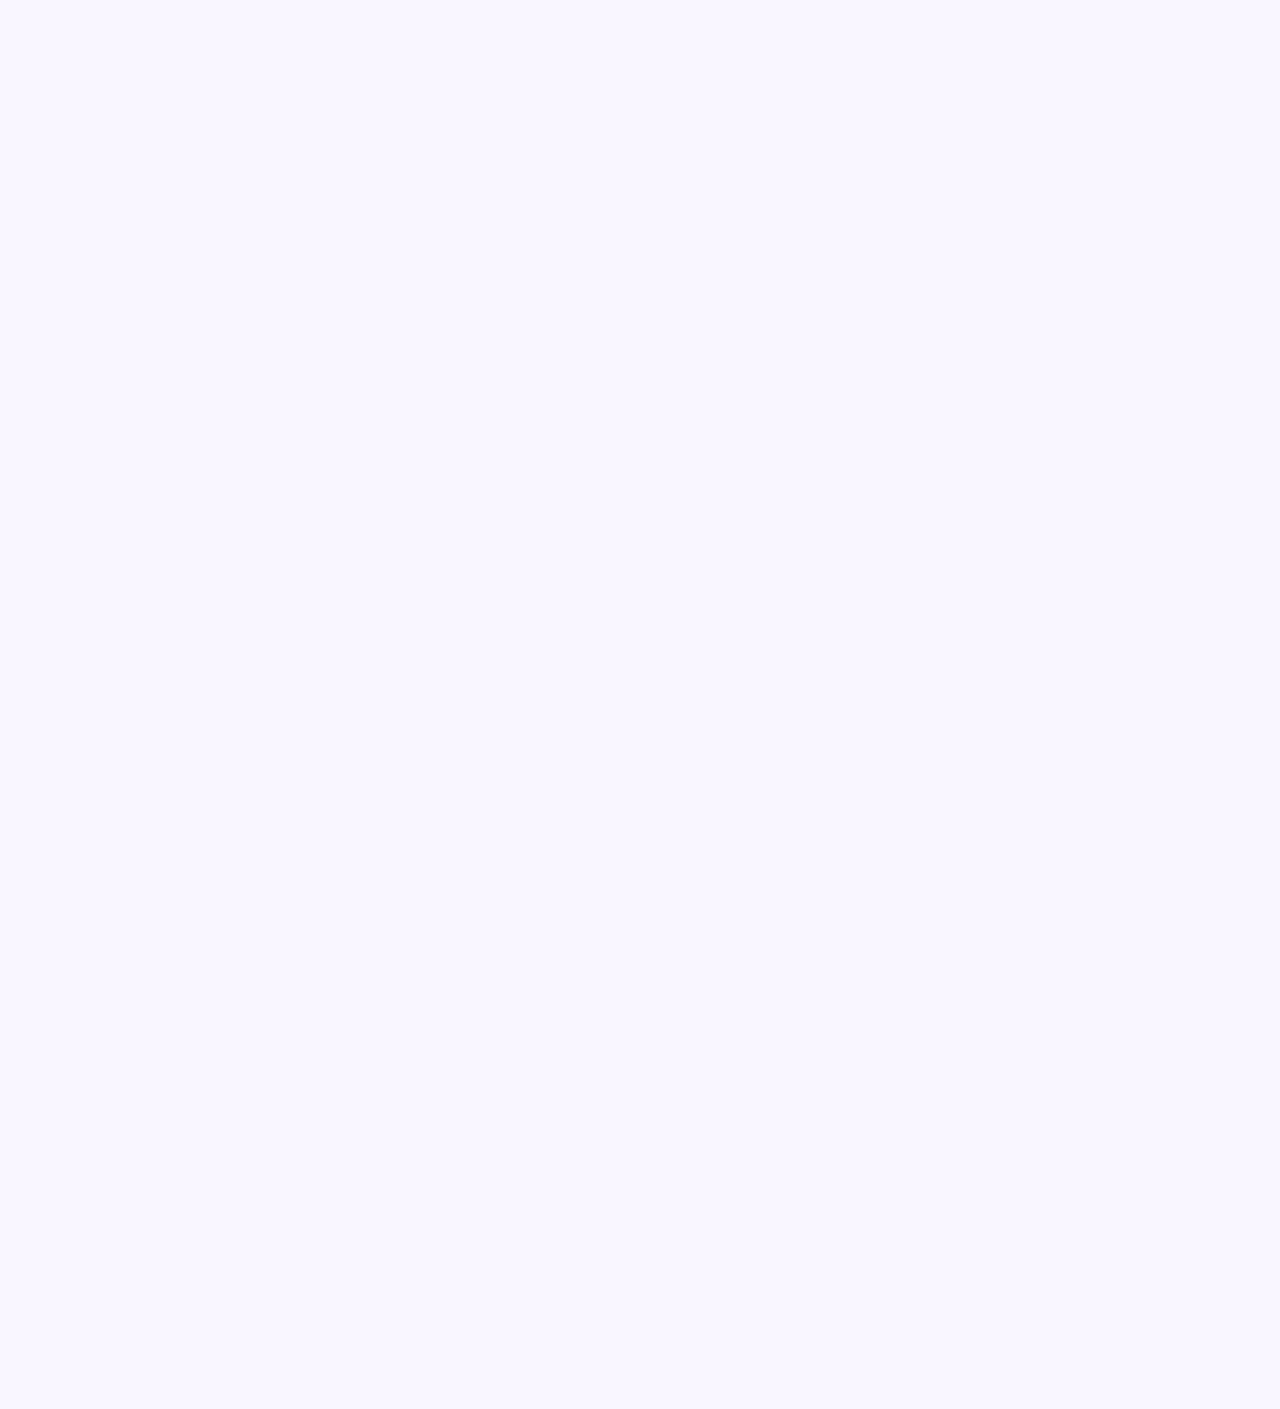
<file: paintings.html>
<!DOCTYPE html>
<html lang="en">
<head>
  <meta charset="UTF-8" />
  <meta name="viewport" content="width=device-width, initial-scale=1" />
  <title>Room of Paintings - Animated Scroll</title>
  <link href="danceforms.css" rel="stylesheet">
  <link href="https://fonts.googleapis.com/css2?family=Yatra+One&display=swap" rel="stylesheet" />
  <style>
    body {
      font-family: 'Segoe UI', sans-serif;
      background-color: #f9f6ff;
      color: #4c0070;
      margin: 0;
      padding: 20px;
      overflow-x: hidden;
    }

    h1 {
      font-family: 'Yatra One', cursive;
      text-align: center;
      margin-bottom: 40px;
      color: #5e3a2c;
    }

    .section {
      display: flex;
      max-width: 900px;
      margin: 50px auto;
      align-items: center;
      opacity: 0;
      transform: translateX(100px);
      transition: all 0.8s ease;
    }

    .section.visible {
      opacity: 1;
      transform: translateX(0);
    }

    /* Alternate sections: even index image left, text right; odd index reversed */
    .section:nth-child(even) {
      flex-direction: row;
      transform: translateX(-100px);
    }
    .section:nth-child(even).visible {
      transform: translateX(0);
    }

    .section:nth-child(odd) {
      flex-direction: row-reverse;
    }
    .section:nth-child(odd).visible {
      transform: translateX(0);
    }

    .section img {
      width: 300px;
      height: 300px;
      border-radius: 12px;
      object-fit: cover;
      box-shadow: 0 4px 10px rgba(0,0,0,0.15);
      flex-shrink: 0;
    }

    .text {
      padding: 20px;
      max-width: 500px;
      font-size: 18px;
      line-height: 1.4;
    }

    .title {
      font-weight: 700;
      font-size: 24px;
      margin-bottom: 12px;
      color: #5e3a2c;
    }

   .back-link {
  display: flex;
  justify-content: space-between;
  align-items: center;
  background-color: #ffeaea;
  padding: 1rem;
  margin-bottom: 20px;
  border-radius: 10px;
  box-shadow: 0 2px 6px rgba(0, 0, 0, 0.1);
  font-family: 'Montserrat', sans-serif;
  flex-wrap: wrap;
  gap: 10px;
}

.back-link a {
  color: #a0522d;
  text-decoration: none;
  font-weight: 600;
  font-size: 1rem;
  transition: color 0.3s ease;
}

.back-link a:hover {
  text-decoration: underline;
}
.title-link {
  text-decoration: none;
  color: inherit; /* so it uses the same text color as .title */
  display: inline-block; /* behaves like a div/block */
  font-weight: bold;
  font-size: 1.5rem;
  cursor: pointer;
}

.title-link:hover {
  text-decoration: underline; /* or any hover effect you want */
}
@media screen and (max-width: 450px) {
  .back-link {
    flex-direction: column;
    text-align: center;
  }

  .back-link a {
    font-size: 0.95rem;
  }
}
@media screen and (max-width: 570px) {
  .back-link {
    flex-direction: column;
    text-align: center;
    gap: 5px;
  }

  .back-link a {
    font-size: 0.95rem;
  }

  .section {
    flex-direction: column !important;
    text-align: center;
    gap: 20px;
    padding: 10px;
  }

  .section img {
    width: 90%;
    height: auto;
  }

  .text {
    max-width: 100%;
    padding: 0 10px;
    font-size: 16px;
  }

  .title-link {
    font-size: 1.3rem;
  }

  h1 {
    font-size: 1.8rem;
  }
}
  </style>
</head>
<body>

 
<div class="back-link">
  <a href="artforms.html">← Back to Artforms</a>
  <a href="danceforms.html">→ Move to Danceforms</a>
</div>
<h1>Room of Paintings</h1>
  <div class="section">
    <img src="assets/images/madhubani.png" alt="Madhubani Art" />
    <div class="text">
      <a href="art-details/madhubani.html" class="title-link">Madhubani Art</a>
      <p>Originated in the Mithila region of Bihar as a form of wall art. This spectacular folk art style was unknown to the outside world until discovered by the British colonial William G. Archer in 1934 while inspecting the damage after the massive Bihar earthquake.</p>
      <p><strong>State:</strong> Bihar</p>
    </div>
  </div>

  <div class="section">
    <img src="assets/images/patachtra.png" alt="Patachitra" />
    <div class="text">
      <a href="art-details/Patachitra.html" class="title-link">Patachitra</a>
      <p>Patachitra is the cloth scroll painting tradition from Odisha, dedicated to mythological and religious themes in Indian art.</p>
      <p><strong>State:</strong> Odisha</p>
    </div>
  </div>

  <div class="section">
    <img src="assets/images/warli.png " alt="Warli Art" />
    <div class="text">
      <a href="art-details/Warli .html" class="title-link">Warli Art</a>
      <p>This ancient Indian art is a 2500-year-old tradition. Warli paintings of the Thane and Nasik areas of Maharashtra are closely linked with nature and social rituals of the tribe.</p>
      <p><strong>State:</strong> Maharashtra</p>
    </div>
  </div>

  <div class="section">
    <img src="assets/images/miniature.png" alt="Miniature Painting" />
    <div class="text">
      <a href="art-details/Miniature.html" class="title-link">Miniature Painting</a>
      <p>The Miniature painting style came to India with the Mughals in the 16th century and is identified as an important milestone in the history of Indian art.</p>
      <p><strong>State:</strong> Rajasthan</p>
    </div>
  </div>
<div class="section">
  <img src="assets/images/kalighat.png" alt="Kalighat Painting" />
  <div class="text">
   <a href="art-details/Kalighat.html" class="title-link">Kalighat Painting</a>
    <p>Originating in 19th century Kolkata near the Kalighat temple, this art form is known for its bold outlines, vibrant colors, and satirical themes that reflect everyday life and social reform.</p>
    <p><strong>State:</strong> West Bengal</p>
  </div>
</div>
<div class="section">
  <img src="assets/images/phad.png" alt="Phad Painting" />
  <div class="text">
   <a href="art-details/phad.html" class="title-link">Phad Painting</a>
    <p>Phad painting is a traditional scroll painting style from Rajasthan. It narrates heroic tales of local deities like Pabuji and Devnarayan and is used in folk performances by priest-singers called Bhopas.</p>
    <p><strong>State:</strong> Rajasthan</p>
  </div>
</div>
<div class="section">
  <img src="assets/images/kalamkari.png" alt="Kalamkari" />
  <div class="text">
   <a href="art-details/Kalamkari.html" class="title-link">Kalamkari</a>
    <p>Kalamkari is a traditional hand-painting and block-printing art from Andhra Pradesh and Telangana, known for its intricate designs and natural dyes depicting mythological and religious themes.</p>
    <p><strong>State:</strong> Andhra Pradesh, Telangana</p>
  </div>
</div>
<div class="section">
  <img src="assets/images/gond.png" alt="Gond Painting" />
  <div class="text">
   <a href="art-details/Gond.html" class="title-link">Gond Painting</a>
    <p>Gond painting is a vibrant tribal art from Madhya Pradesh, characterized by intricate patterns and vivid colors inspired by nature, folklore, and mythology of the Gond tribe.</p>
    <p><strong>State:</strong> Madhya Pradesh</p>
  </div>
</div>


  <script>
    
    function isInViewport(el) {
      const rect = el.getBoundingClientRect();
      return rect.top < window.innerHeight * 0.85;
    }

    function checkSections() {
      document.querySelectorAll('.section').forEach(section => {
        if (isInViewport(section)) {
          section.classList.add('visible');
        }
      });
    }

    window.addEventListener('scroll', checkSections);
    window.addEventListener('load', checkSections);
  </script>

</body>
</html>
</file>
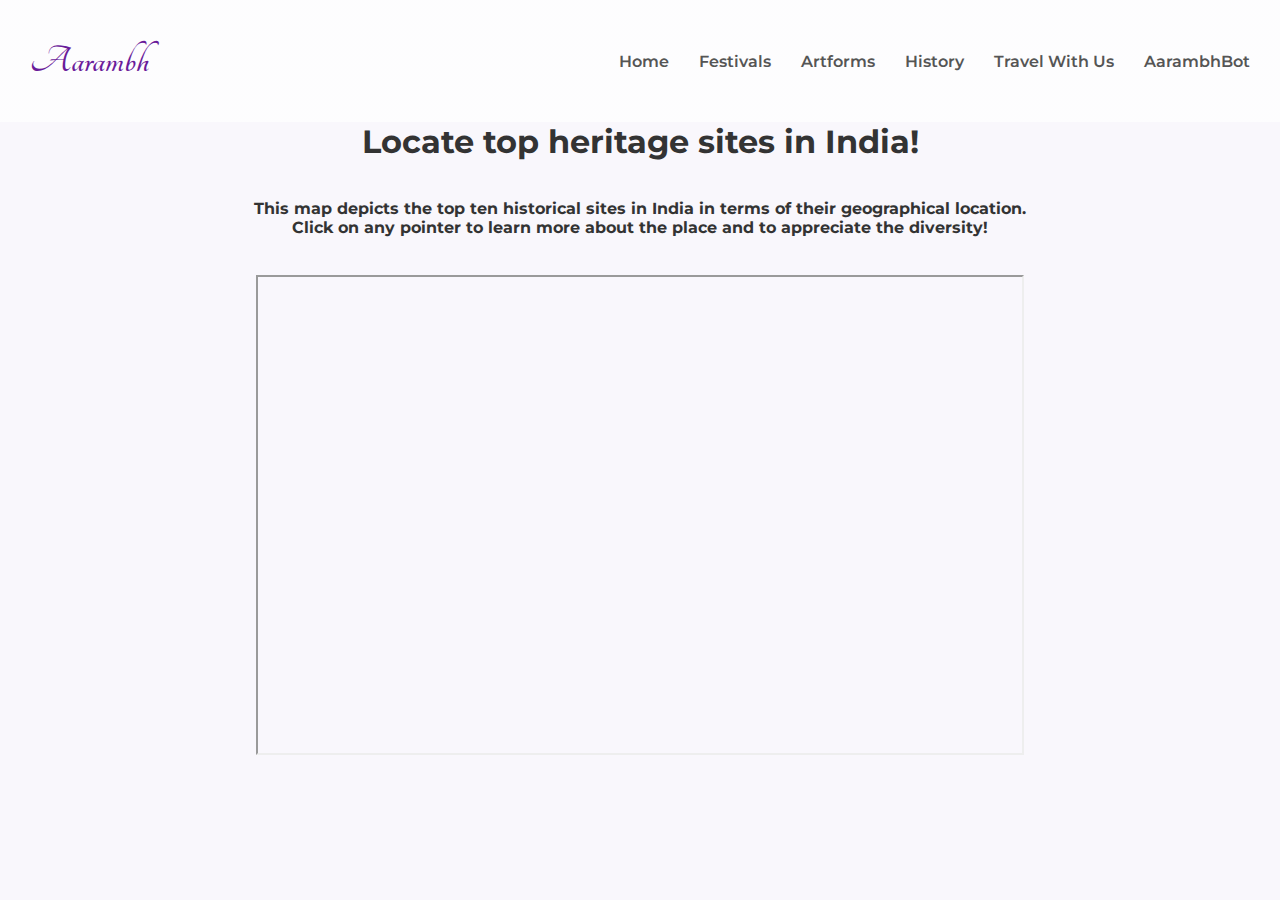
<file: travel.html>
<!DOCTYPE html>
<html lang="en">
<head>
  <meta charset="UTF-8">
  <meta name="viewport" content="width=device-width, initial-scale=1.0">
  <title>Festivals | Aarambh</title>
  <link rel="stylesheet" href="style.css">
  <link href="https://fonts.googleapis.com/css2?family=Montserrat&family=Tangerine&display=swap" rel="stylesheet">
  <style>
    .card-container {
  display: flex;
  flex-wrap: wrap;
  gap: 1rem;
  justify-content: center;
}

  </style>
</head>
<body>

  
  <section class="festivals-hero">
    
    <div class="hero-header">
      <div class="logo">Aarambh</div>
      <ul class="nav-links">
        <li><a href="index.html">Home</a></li>
        <li><a href="festivals.html" class="active">Festivals</a></li>
        <li><a href="artforms.html">Artforms</a></li>
         <li><a href="narrationroom.html">History</a></li>
        <li><a href="travel.html">Travel With Us</a></li>
        <li><a href="chatbot.html">AarambhBot</a></li>
      </ul>
    </div>
</section>
<section id="explore-fiji">
       <center><h1> Locate top heritage sites in India!</h1></center> 
       <br><br>
       <center><p><h4>This map depicts the top ten historical sites in India in terms of their geographical location.<br> Click on any pointer to learn more about the place and to appreciate the diversity!</h4></p></center>
     <br><br><center> <iframe src="https://www.google.com/maps/d/u/0/embed?mid=1rWVL7-ObutJZd9PlLtzqS4kounhEzHg&ehbc=2E312F" width="60%" height="480"></iframe></center>
    </section>
    </body></html>
</file>
<file: style.css>
* {
    margin: 0px;
    padding: 0px;
    box-sizing: border-box;
    list-style-type: none;
    text-decoration: none;
}
::-webkit-scrollbar {
    display: none;
}

.container {
    max-width: 1170px;
    margin: 0 auto;
    padding-left: 15px;
    padding-right: 15px;
}
body, html {
  margin: 0; 
  padding: 0; 
  height: 100%;
  font-family: 'Montserrat', sans-serif;
  background: #f9f7fc;
  color: #333;
  scroll-behavior: smooth;
  overflow-x: hidden;
  perspective: 1px; /* enables parallax effect */
  transform-style: preserve-3d;
}

/* Hero Section container with background image */
.hero-section {
  position: relative;
  /* background-image: url("assets/images/india-heritage.jpg"); */
    background-color: #f9f7fc;
  background-image: url("assets/images/bg.jpg");
  background-attachment: fixed; /* 🎯 Enables parallax effect */
  background-size: cover;
  background-position: center;
  height: 100vh;
  color: #4a148c;
  display: flex;
  flex-direction: column;
  justify-content: flex-start;
  align-items: center;
  text-align: center;
  padding: 30px 60px;
  box-sizing: border-box;
  overflow: hidden;
}

/* 🎨 Gradient Overlay (lavender with fade) */
.overlay {
  position: absolute;
  top: 0; left: 0; right: 0; bottom: 0;
  background: linear-gradient(to bottom right, rgba(234, 207, 255, 0.6), rgba(255, 230, 255, 0.6));
  z-index: 1;
  pointer-events: none;
}

/* Header inside hero - logo left, nav right */
.hero-header {
  width: 100%;
  z-index: 2;
  display: flex;
  justify-content: space-between;
  align-items: center;
  margin-bottom: auto;
}

/* Nav container */
.nav-container {
  width: 100%;
  display: flex;
  justify-content: space-between;
  align-items: center;
}

/* Logo style */
.logo {
  font-family: 'Tangerine', cursive;
  /* font-size: 39px; */
  font-size: 2.5rem;
  font-weight: bold;
  color: #6a1b9a;
  z-index: 2;
  margin: 9px 10px;
}

/* Nav Links */
.nav-links {
  list-style: none;
  display: flex;
  gap: 30px;
  margin: 0px 5px;
  padding: 0px 5px;
  z-index: 2;
}

.nav-links li a {
  text-decoration: none;
   white-space: nowrap; 
  display: inline-block;
  /* color: #333; */
  color: #555;
  font-weight: 500;
  font-weight: 600;
  transition: color 0.3s ease;
}

.nav-links li a:hover {
  color: #6a1b9a;
  border-bottom: 2px solid #6a1b9a;
}

/* Hero Text container */
.hero-text {
  position: relative;
  z-index: 2;
  max-width: 600px;
  margin: 0 auto 40px auto; /* was 80px */
  font-size: 24px;
  color: #4a148c;
  /* animation: fadeIn 2s ease forwards; */
  animation-fill-mode: both;
  top: -90px; /* moved upward */
  opacity: 0;
  transform: translateY(30px);
   animation: fadeIn 1s ease-in-out forwards;
  animation-delay: 0.3s;
}

/* Heading styles */
.hero-text h1 {
  font-size: 48px;
  line-height: 1.2;
  margin-bottom: 20px;
  color: #4a148c;
}

.hero-text h1 span {
  font-family: 'Tangerine', cursive;
  font-size: 60px;
  color: #6a1b9a;
}

/* Paragraph */
.hero-text p {
  font-size: 18px;
  color: #181818;
  margin-bottom: 30px;
}

/* Explore Button */
.explore-btn {
  background-color: #8e24aa;
  color: white;
  padding: 12px 25px;
  border-radius: 25px;
  text-decoration: none;
  font-weight: bold;
  transition: background-color 0.3s ease, transform 0.3s ease;
}

.explore-btn:hover {
  background-color: #6a1b9a;
  transform: scale(1.05);
}

/* ✨ Fade-in Animation */
@keyframes fadeIn {
  0% { opacity: 0; transform: translateY(30px); }
  100% { opacity: 1; transform: translateY(0); }
}

/* 📱 Responsive Media Queries */
@media (max-width: 1024px) {
  .nav-links {
    gap: 20px;
  }
}

@media (max-width: 768px) {
  .hero-header,
  .nav-container {
    flex-direction: column;
    align-items: center;
    justify-content: center;
  }

  .nav-links {
    flex-wrap: wrap;
    justify-content: center;
    gap: 15px;
    margin-top: 10px;
  }

  .hero-text h1 {
    font-size: 36px;
  }

  .hero-text h1 span {
    font-size: 50px;
  }

  .hero-text p {
    font-size: 16px;
  }

  .hero-section {
    padding: 20px 20px;
  }
}

@media (max-width: 480px) {
  .logo {
    font-size: 2rem;
    text-align: center;
  }

  .nav-links {
    flex-direction: column;
    gap: 12px;
  }

  .hero-text h1 {
    font-size: 28px;
  }

  .hero-text h1 span {
    font-size: 40px;
  }

  .hero-text p {
    font-size: 15px;
  }

  .explore-btn {
    padding: 10px 20px;
    font-size: 14px;
  }
}



/* festivals page  */
.festivals-hero {
 background: linear-gradient(rgba(255,255,255,0.7), rgba(255,255,255,0.7));
text-align: center;
padding: 30px 20px;
color: #4a148c;
position: relative;
}

.festivals-hero h1 {
  font-size: 48px;
  margin-bottom: 40px;
  font-family: 'Tangerine', cursive;
  color: #6a1b9a;
}

.festivals-hero p {
  max-width: 700px;
  margin: 0 auto;
  font-size: 20px;
  color: #5a3e1b;
}

.festival-gallery {
  display: flex;
  flex-wrap: wrap;
  justify-content: center;
  padding: 40px 20px;
  gap: 30px;
  background: #fdf6ff;
}

.festival-card {
  width: 300px;
  background: #fff;
  border-radius: 15px;
  overflow: hidden;
  box-shadow: 0 5px 15px rgba(0,0,0,0.1);
  text-align: center;
  transition: transform 0.3s;
}

.festival-card:hover {
  transform: translateY(-5px);
}

.festival-card img {
  width: 100%;
  height: 200px;
  object-fit: cover;
}

.festival-card h3 {
  font-size: 22px;
  margin: 15px 0 10px;
  color: #6a1b9a;
}

.festival-card p {
  font-size: 16px;
  padding: 0 15px 20px;
  color: #555;
}
/* Card Flip Container */
.card-flip {
  perspective: 1000px;
  width: 300px;
  height: 360px;
}

/* Inner card rotation */
.card-inner {
  width: 100%;
  height: 100%;
  position: relative;
  transition: transform 0.6s;
  transform-style: preserve-3d;
}

/* When flipped */
.card-flip.flipped .card-inner {
  transform: rotateY(180deg);
}

/* Both front and back faces */
.card-face {
  position: absolute;
  width: 100%;
  height: 100%;
  backface-visibility: hidden;
  border-radius: 15px;
  overflow: hidden;
  box-shadow: 0 5px 15px rgba(0,0,0,0.1);
}

/* Front side styling */
.card-front {
  background: #fff;
  text-align: center;
}

.card-front img {
  width: 100%;
  height: 200px;
  object-fit: cover;
}

.card-front h3 {
  margin: 15px 0 10px;
  color: #6a1b9a;
}

.card-front p {
  padding: 0 15px 20px;
  font-size: 16px;
  color: #555;
}

/* Back side styling */
.card-back {
  background: #fff;  /* white background */
  color: #4a148c;
  transform: rotateY(180deg);
  display: flex;
  flex-direction: column;
  align-items: center;
  justify-content: center;
  padding: 20px;
  box-sizing: border-box;
}

.card-back h3 {
  font-size: 24px;
  margin-bottom: 10px;
}

.card-back p {
  font-size: 18px;
}
/* --------- */
footer {
    border-top: 3px solid #00a8c5;
}


.footer-1 h2 {
    color: #138808;
    font-size: 30px;
}

.fot-info h3 {
    color: #333;
    font-size: 25px;
    display: inline-block;
    padding-bottom: 5px;
    margin-bottom: 20px;
}

.fot-info ul {
    list-style: none;
}

.fot-info ul li a {
    color: #333;
    text-decoration: none;
    padding: 5px 0px;
    display: inline-block;
    transition: all 0.6s ease;
}

.fot-info ul li a:hover {
    padding-left: 5px;
}

.copyright {
    text-align: center;
    background-color: #ff7708;
    color: #fff;
    padding: 14px 0px;
    margin: 50px 0px 0px 0px;
}

.footer-par {
    display: flex;
    justify-content: space-between;
    margin: 50px 0px 0px;
}
.carousel-modal {
  position: fixed;
  top: 0; left: 0; width: 100%; height: 100%;
  background: rgba(0,0,0,0.8);
  display: flex;
  align-items: center;
  justify-content: center;
  z-index: 1000;
}

.carousel-images {
  position: relative;
  width: 80%;
  max-width: 700px;
  overflow: hidden;
}

.carousel-slide {
  width: 100%;
  display: none;
}

.carousel-slide.active {
  display: block;
}

.hidden {
  display: none;
}

.prev, .next, .close-carousel {
  position: absolute;
  font-size: 2rem;
  background: none;
  border: none;
  color: white;
  cursor: pointer;
}

.prev { left: 20px; top: 50%; transform: translateY(-50%); }
.next { right: 20px; top: 50%; transform: translateY(-50%); }
.close-carousel { top: 20px; right: 30px; }


@media screen and (max-width:768px) {
    .nav {
        position: fixed;
        background-color: #000;
        width: 100%;
        height: 100vh;
        width: 100%;
        top: 0;
        left: -100%;
        transition: all 0.5s ease;
    }

    .nav-active {
        left: 0;
    }

    .toggle-btn i.nav-active:before {
        content: "\f00d";
    }

    .nav ul li {
        display: block;
        text-align: center;
        margin-top: 30px;
    }

    .nav ul {
        margin-top: 100px;
    }

    .toggle-btn {
        display: block;
        z-index: 1;
    }

    .home_header_info h1 {
        font-size: 20px;
        line-height: 30px;
    }

    .home_header_info p {
        font-size: 14px;
        line-height: 30px;
        width: 100%;
        margin: 0 auto;
    }

    section#welcome_Sec h2 {
        font-size: 21px;
    }

    section#welcome_Sec p {
        font-size: 14px;
        color: #777;
        font-weight: 400;
        line-height: 26px;
    }

    .slides {
        flex-direction: column;
    }

    .slide_1 {
        width: 90%;
        min-width: 90%;
        height: 240px;
        margin: 20px 15px;
    }

    section#welcome_Sec {
        text-align: center;
        padding: 50px 0px 20px;
    }

    header {
        padding: 0 40px;
    }

    section#welcome_Sec h2 {
        font-size: 18px;
    }

    section#slides_parent {
        padding-bottom: 50px;
    }

    .slide_info {
        bottom: 21px;
        transform: rotate(0deg);
        left: 20px;
        font-size: 19px;
    }

    .explore-content-par {
        flex-direction: column;
    }

    .explore-info h3 {
        font-size: 50px;
        margin-bottom: 50px;
        text-align: center;
    }

    #clockdiv {
        font-size: 18px;
    }

    .smalltext {
        padding-top: 5px;
        font-size: 12px;
    }

    #clockdiv > div {
        margin-right: 14px;
    }

    .counter-form {
        flex: 1;
        margin-top: 40px;
    }

    #explore-fiji {
        padding: 50px 0;
    }

    section#gallery {
        margin: 30px 0px;
    }

    .filter-button {
        font-size: 15px;
        margin-bottom: 30px;
        margin: 20px 0px;
        cursor: pointer;
        transition: all 0.5s ease;
    }

    #fiji-holyday {
        padding: 50px 0px;
    }

    #blog {
        padding: 50px 0;
    }

    section#fiji-holyday h3 {
        font-size: 28px;
    }

    .owl-carousel.owl-theme.owl-loaded.owl-drag {
        margin-top: 20px;
    }

    #blog h3 {
        font-size: 30px;
    }

    div#blog-par {
        flex-direction: column;
    }

    div#blog-par {
        margin-top: 0px !important;
    }

    .blog-info h4 {
        font-size: 17px;
    }

    div#blog-par {
        display: flex;
        margin-top: 30px;
    }

    .blog-content {
        display: flex;
        align-items: center;
        margin-bottom: 20px;
    }

    .footer-par {
        flex-direction: column;
        text-align: center;
    }

    .explore-info {
        margin: 0 auto;
    }

}
.festival-gallery {
  display: flex;
  flex-wrap: wrap;
  justify-content: center;
  gap: 2rem;
  padding: 3rem;
}

.card-flip {
  perspective: 1200px;
  width: 300px;
  height: 420px;
  position: relative;
  cursor: pointer;
}

.card-inner {
  width: 100%;
  height: 100%;
  position: relative;
  transition: transform 1s;
  transform-style: preserve-3d;
}

/* Default: front */
.card-flip .card-inner {
  transform: rotateY(0deg);
}

/* First flip (mid face) */
.card-flip.flipped .card-inner {
  transform: rotateY(180deg);
}

/* Second flip (modal/scroll) */
.card-flip.show-modal .card-inner {
  transform: rotateY(360deg);
}

.card-container {
      perspective: 1500px;
    }

    .card {
      width: 300px;
      height: 400px;
      position: relative;
      transform-style: preserve-3d;
      transition: transform 0.8s;
    }

    .card.flipped {
      transform: rotateY(180deg);
    }

    .card .side {
      position: absolute;
      width: 100%;
      height: 100%;
      backface-visibility: hidden;
      border-radius: 16px;
      box-shadow: 0 10px 20px rgba(0,0,0,0.2);
      overflow: hidden;
    }

    .card .front {
      background: white;
      text-align: center;
      padding: 1rem;
    }

    .card .front img {
      width: 100%;
      border-radius: 12px;
      height: 60%;
      object-fit: cover;
    }

    .card .front h3 {
      margin: 1rem 0 0.5rem;
      color: #6a1b9a;
    }

    .card .front p {
      color: #555;
    }

    .card .back {
      background: #fffef5;
      transform: rotateY(180deg);
      display: flex;
      flex-direction: column;
      justify-content: center;
      align-items: center;
      padding: 1rem;
      
    }

    .card .back h2 {
      margin: 0;
    }

    .card .back p {
      margin: 0.5rem 0;
    }

    /* .card .back button {
      padding: 0.5rem 1rem;
      background: #a74a24;
      color: white;
      border: none;
      border-radius: 6px;
      cursor: pointer;
    } */
</file>
<file: danceforms.css>
/* Base styles */
body {
  font-family: 'Segoe UI', Tahoma, Geneva, Verdana, sans-serif;
  background-color: #f9f6ff;
  color: #4c0070;
  margin: 0;
  padding: 0;
}

/* Back links container */
.back-link {
  display: flex;
  justify-content: space-between;
  padding: 20px 30px;
  font-weight: 700;
  font-size: 1rem;
  background-color: #fff0f6;
  box-shadow: 0 2px 8px rgba(76, 0, 112, 0.1);
  position: sticky;
  top: 0;
  z-index: 10;
}

.back-link a {
  text-decoration: none;
  color: #a0522d;
  transition: color 0.3s ease;
}

.back-link a:hover {
  color: #6b2c0f;
}

/* Page heading */
.page-heading {
  font-family: 'Yatra One', cursive;
  font-size: 3.5rem;
  text-align: center;
  margin: 40px 0 60px 0;
  color: #5e3a2c;
}

/* Container for all sections */
.section-container {
  display: flex;
  flex-direction: column;
  gap: 80px;
  padding: 0 30px 60px 30px;
  max-width: 1100px;
  margin: 0 auto;
}

/* Each dance section */
.dance-section {
  display: flex;
  align-items: center;
  justify-content: center;
  gap: 40px;
  opacity: 0;
  transform: translateY(40px);
  transition: opacity 1s ease, transform 1s ease;
}

/* Even sections: video left, text right */
.dance-section[data-order="even"] {
  flex-direction: row;
}

/* Odd sections: video right, text left */
.dance-section[data-order="odd"] {
  flex-direction: row-reverse;
}

/* Show class to reveal sections */
.dance-section.show {
  opacity: 1;
  transform: translateY(0);
}

/* Video container */
.video-container {
  flex: 1 1 50%;
  max-width: 500px;
  box-shadow: 0 8px 20px rgba(76, 0, 112, 0.15);
  border-radius: 16px;
  overflow: hidden;
  transition: transform 0.3s ease;
}

.video-container video {
  width: 100%;
  height: auto;
  display: block;
  border-radius: 16px;
}

/* Hover zoom effect on video */
.video-container:hover {
  transform: scale(1.05);
}

/* Text container */
.text-container {
  flex: 1 1 45%;
  color: #4c0070;
}

.text-container h2 {
  font-family: 'Yatra One', cursive;
  font-size: 2.4rem;
  margin-bottom: 15px;
  color: #7c3a00;
}

.text-container p {
  font-size: 1.1rem;
  line-height: 1.6;
  margin-bottom: 12px;
}

/* Strong inside paragraph for state */
.text-container p strong {
  color: #a0522d;
  font-weight: 700;
}
.back-link {
  display: flex;
  justify-content: space-between;
  align-items: center;
  background-color: #ffeaea;
  padding: 1rem;
  margin-bottom: 20px;
  border-radius: 10px;
  box-shadow: 0 2px 6px rgba(0, 0, 0, 0.1);
  font-family: 'Montserrat', sans-serif;
  flex-wrap: wrap;
  gap: 10px;
}

.back-link a {
  color: #a0522d;
  text-decoration: none;
  font-weight: 600;
  font-size: 1rem;
  transition: color 0.3s ease;
}

.back-link a:hover {
  text-decoration: underline;
}
.title-link {
  text-decoration: none;
  color: inherit; /* so it uses the same text color as .title */
  display: inline-block; /* behaves like a div/block */
  font-weight: bold;
  font-size: 1.5rem;
  cursor: pointer;
}

.title-link:hover {
  text-decoration: underline; /* or any hover effect you want */
}

/* Responsive for smaller screens */
@media (max-width: 768px) {
  .dance-section,
  .dance-section[data-order="even"],
  .dance-section[data-order="odd"] {
    flex-direction: column !important;
  }

  .video-container,
  .text-container {
    max-width: 100%;
    width: 100%;
  }

  .page-heading {
    font-size: 2.8rem;
    margin-bottom: 40px;
  }

  .back-link {
  display: flex;
  justify-content: space-between; /* puts max space between the two links */
  margin-bottom: 25px;
  padding: 1rem 0;
  font-weight: 600;
  font-family: 'Montserrat', sans-serif;
}

.back-link a {
  color: #a0522d;
  text-decoration: none;
}

.back-link a:hover {
  text-decoration: underline;
}
.title-link {
  text-decoration: none;
  color: inherit; /* so it uses the same text color as .title */
  display: inline-block; /* behaves like a div/block */
  font-weight: bold;
  font-size: 1.5rem;
  cursor: pointer;
}

.title-link:hover {
  text-decoration: underline; /* or any hover effect you want */
}
}
@media (max-width: 570px) {
  .dance-section,
  .dance-section[data-order="even"],
  .dance-section[data-order="odd"] {
    flex-direction: column !important;
    gap: 20px;
    padding: 0 10px;
  }

  .video-container,
  .text-container {
    max-width: 100%;
    width: 100%;
  }

  .video-container video {
    width: 100%;
    height: auto;
    border-radius: 12px;
  }

  .page-heading {
    font-size: 2.2rem;
    margin: 30px 0 40px 0;
    text-align: center;
    padding: 0 15px;
  }

  .text-container h2 {
    font-size: 1.6rem;
    margin-bottom: 10px;
    text-align: center;
  }

  .text-container p {
    font-size: 0.95rem;
    line-height: 1.5;
    text-align: justify;
  }

  .back-link {
    flex-direction: column;
    gap: 6px;
    padding: 10px 15px;
    text-align: center;
  }

  .back-link a {
    font-size: 0.95rem;
  }

  .title-link {
    font-size: 1.3rem;
    text-align: center;
  }

  .section-container {
    gap: 60px;
    padding: 0 20px 40px;
  }
}
</file>
<file: artforms.css>
/* Reset and base styling */
* {
  margin: 0;
  padding: 0;
  box-sizing: border-box;
}

body {
  font-family: 'Segoe UI', sans-serif;
  background-color: #f9f6fc;
  color: #3e0066;
  text-align: center;
  padding: 0;
}

/* Navbar */
.hero-header {
  display: flex;
  justify-content: space-between;
  align-items: center;
  background-color: #ffffff;
  padding: 15px 30px;
  box-shadow: 0 2px 6px rgba(0, 0, 0, 0.1);
  position: sticky;
  top: 0;
  z-index: 100;
}

.logo {
  font-family: 'Tangerine', cursive;
  /* font-size: 39px; */
  font-size: 2.5rem;
  font-weight: bold;
  color: #6a1b9a;
  z-index: 2;
  margin: 9px 10px;
}


.nav-links {
  list-style: none;
  display: flex;
  gap: 20px;
}

.nav-links li a {
  text-decoration: none;
  color: #444;
  font-weight: 500;
  padding-bottom: 3px;
  transition: color 0.3s, border-bottom 0.3s;
}

.nav-links li a:hover,
.nav-links li a.active {
  color: #7c3aed;
  border-bottom: 2px solid #7c3aed;
}

/* Room selection section */
.room-selection {
  padding: 60px 20px;
}

.room-selection h2 {
  font-size: 2.5rem;
  margin-bottom: 40px;
  font-family: 'Tangerine', cursive;
  color: #4b0082;
  font-weight: bold;
}

/* Room cards container */
.room-cards {
  display: flex;
  justify-content: center;
  flex-wrap: wrap;
  gap: 30px;
}

/* Each room card */
.room-card {
  background-color: #dab6f6;
  padding: 25px 30px;
  border-radius: 15px;
  width: 280px;
  box-shadow: 0 6px 15px rgba(0, 0, 0, 0.1);
  cursor: pointer;
  transition: transform 0.3s ease, box-shadow 0.3s ease;
}

.room-card:hover {
  transform: translateY(-8px);
  box-shadow: 0 10px 20px rgba(0, 0, 0, 0.2);
}

.room-card h3 {
  font-size: 1.3rem;
  color: #3e0066;
  font-weight: 600;
}
h1 {
      font-family: 'Yatra One', cursive;
      text-align: center;
      margin-bottom: 40px;
      color: #5e3a2c;
    }
    .room-selection h2 {
  font-size: 2.5rem;
  margin-bottom: 40px;
  font-family: 'Yatra One', cursive;
  color: #5e3a2c;
  font-weight: bold;
}
</file>
